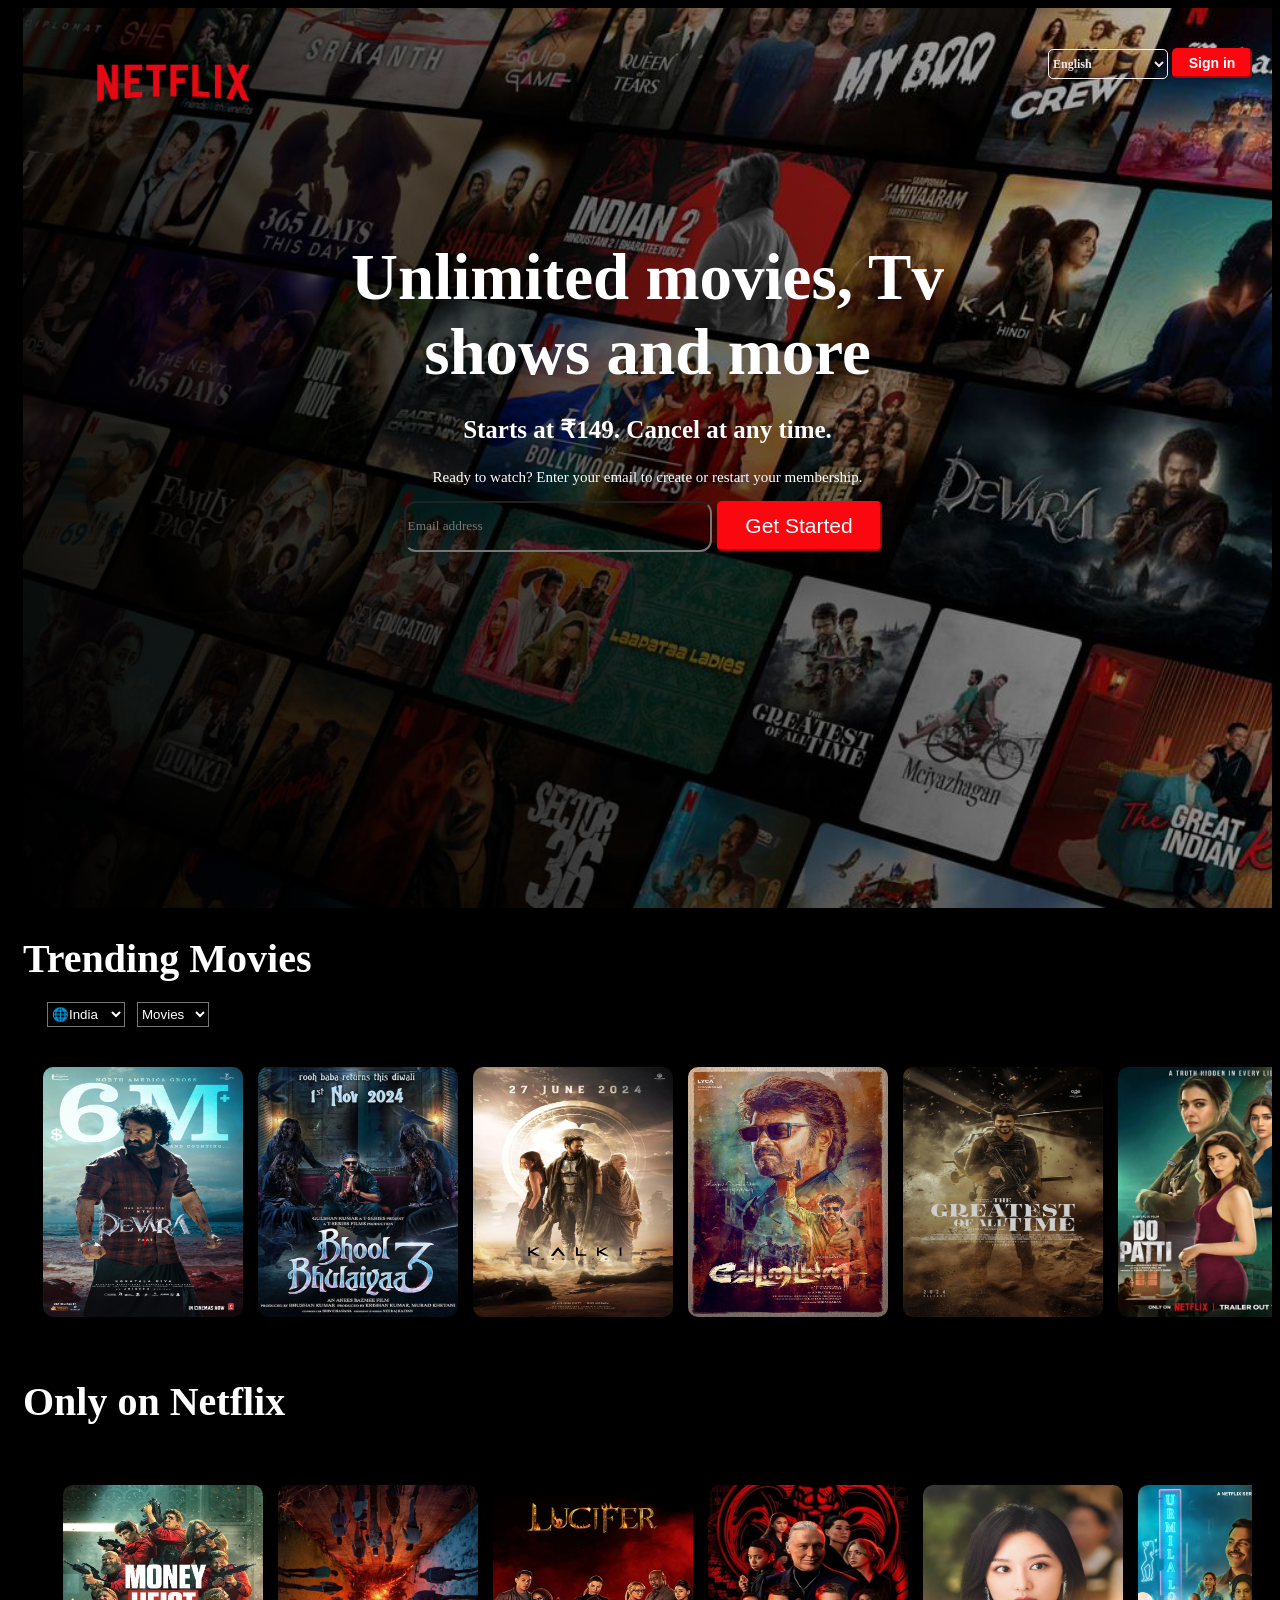
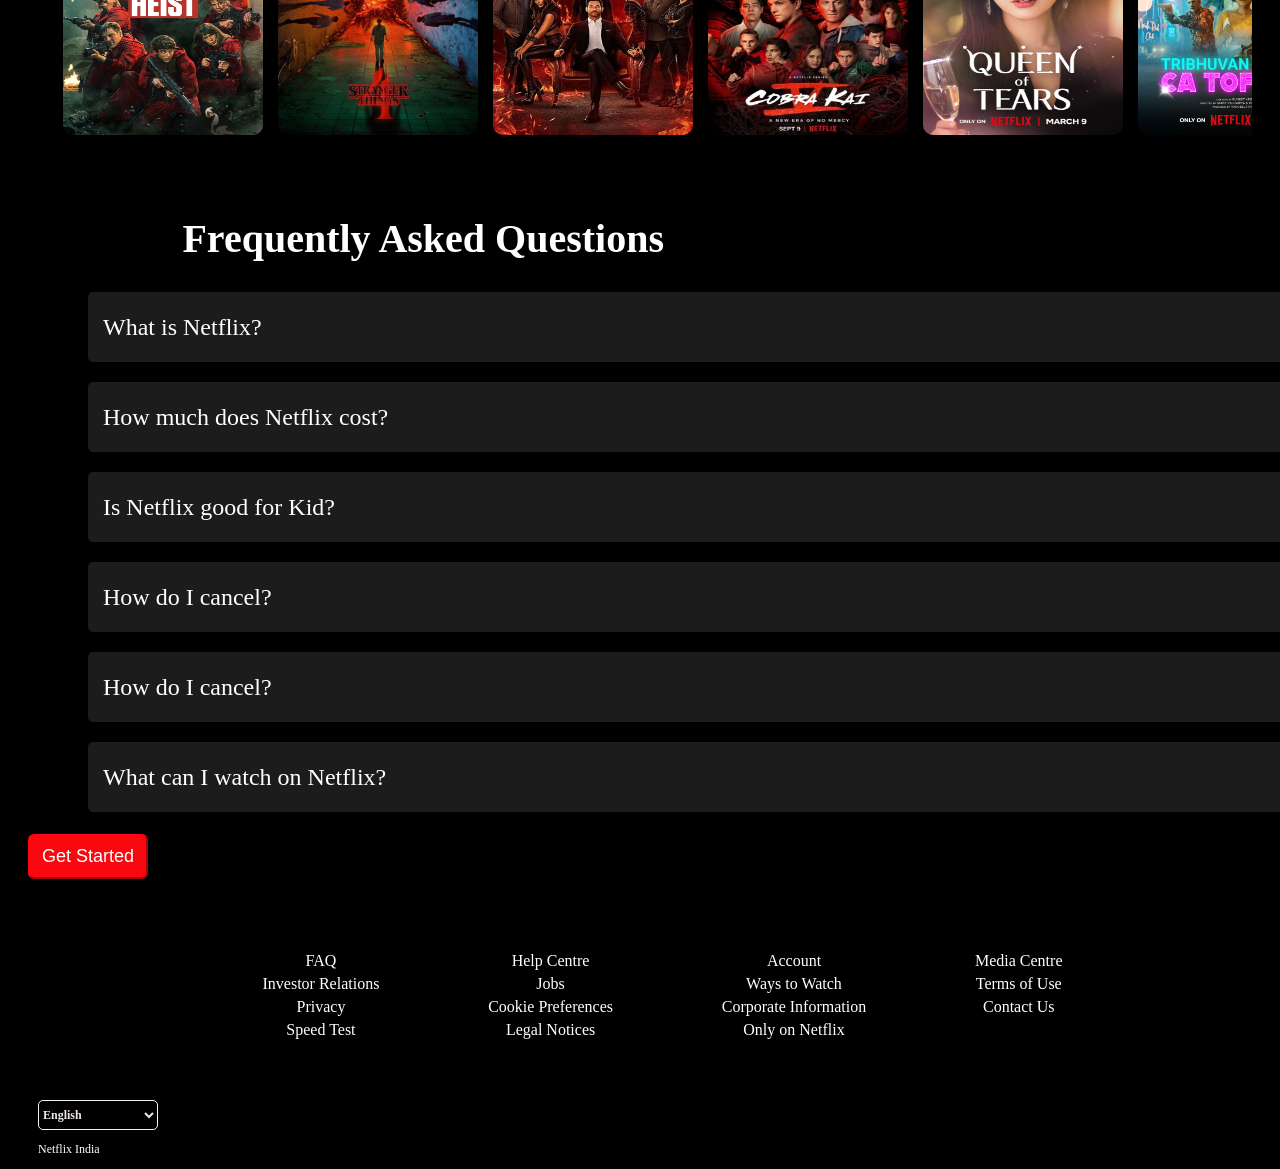
<file: index.html.html>
<!DOCTYPE html>
<html lang="en">
<head>
    <meta charset="UTF-8">
    <meta name="viewport" content="width=device-width, initial-scale=1.0">
    <title>Netflix India - Watch TV Shows Online, Watch Movies Online</title>
    <link rel="stylesheet" href="index.css.css">
</head>
<body>
    <div class = "col-12">
        <div class = "container">
            <div  class = "row">
                <div class="bg-container">
                    <nav class="navbar ">
                        <div class = "nav-bar"> 
                        <a class="navbar-brand"><img src = "./images/Netflix logo.png" class = "logo"/></a>
                        <form class="form-inline">
                            <select id="  language" class = "language">
                                <i class="bi bi-translate">
                                <option value="English"> English</option>
                                <option value="Telugu">Telugu</option>
                                <option value="Hindi"> Hindi</option>
                             </i>
                             </select>                                
                            <button  class = "sign-button">Sign in</button>
                        </form>
                    </div>    
                    <div class = "home-center-content">
                        <h1 class = "home-page-title">Unlimited movies, Tv<br>shows and more</h1>
                          <p class =  "home-page-paragraph">Starts at ₹149. Cancel at any time.</p>
                           <p class = "home-page-description">Ready to watch? Enter your email to create or restart your membership.</p>      
                           <div class = "email-container"> 
                           <div class="form-group">                                   
                               <input type="Email" id="inputEmailaddress" placeholder="Email address" class = "email" >                           
                           </div>         
                           <button class = "getstarted-button"> Get Started</button>   
                       </div>                                            
                    </div>
               </nav>
           </div>
       </div>
</div>
</div>
    <div class = container>
        <div class = "row">
            <div class = "col-12">
                <div class = "second-page-container">
                    <h1 class = "second-page-title">Trending Movies</h1>
                    <div class = "option-section">
                    <select id="world">
                        <option value="India"> 🌐India</option>
                        <option value="Globel">🌐Globel</option>                       
                     </select>       
                     <select id="online">
                        <option value="English">Movies</option>
                        <option value="Telugu">Tv show</option>                      
                     </select>      
                     </div>      
                     <div>
                        <div class="carousel">
                            <div class="carousel-item">
                              <img src="./images/movie 1.jpg" alt="Queen of Tears" class = "images">  
                            </div>
                            <div class="carousel-item">
                              <img src="./images/Bhool bhulaiyaa n.jpg" alt="Tribhuvan Mishra CA Topper" class = "images">                           
                            </div>
                            <div class="carousel-item">
                              <img src="./images/Kalki.webp" alt="Heeramandi" class = "images">          
                            </div>
                            <div class="carousel-item">
                              <img src="./images/vettaiyan.jpg" alt="Arcane" class = "images">         
                            </div>
                            <div class="carousel-item">
                              <img src="./images/The Goat.jpg" alt="Squid Game" class = "images">       
                            </div>
                            <div class="carousel-item">
                              <img src="./images/Do Patti.webp" alt="All of Us Are Dead" class = "images">   
                          </div>
                        </div>
                     </div>
                </div>
                <div class = "content">
                    <div class = "section-b">
                        <h1 class = "section-heading">Only on Netflix</h1>
                        <div class="carousel-container">
                            <div class="carousel">
                              <div class="carousel-item">
                                <img src="./images/1.Money Heist.jpg" alt="Queen of Tears" class = "images">
                              </div>
                               <div class="carousel-item">
                                <img src="./images/2.Strangerthing.jpg" alt="Tribhuvan Mishra CA Topper" class = "images">
                              </div>
                               <div class="carousel-item">
                                <img src="./images/3.lucifer.jpg" alt="Heeramandi" class = "images">
                              </div>
                              <div class="carousel-item">
                                <img src="./images/4.covra kai.jpg" alt="Arcane" class = "images">
                              </div>
                              <div class="carousel-item">
                                <img src="./images/5.Queen of Tear.jpg" alt="Squid Game" class = "images">
                              </div>
                              <div class="carousel-item">
                                <img src="./images/6.Tribhuvan Mishra CA Toppe.jpg" alt="All of Us Are Dead" class = "images">
                            </div>
                          </div>
                        </div>
                     </div>
                    </div>
                </div>
                <div class = "container">
                    <div class = "row">
                        <div class = "col-12">
                            <div class="faq-container">
                                <h1 class = "Frequently-heading" >Frequently Asked Questions</h1>
                                  <div class="faq-item">
                                    <div class="question">What is Netflix?</div>
                                      <span class="plus">+</span>
                                        </div>
                                          <div class="faq-item">
                                           <div class="question">How much does Netflix cost?</div>
                                            <span class="plus">+</span>
                                            </div>
                                            <div class="faq-item">
                                            <div class="question">Is Netflix good for Kid?</div>
                                            <span class="plus">+</span>
                                           </div>
                                         <div class="faq-item">
                                       <div class="question">How do I cancel?</div>
                                     <span class="plus">+</span>
                                    </div>
                                   <div class="faq-item">
                                <div class="question">How do I cancel?</div>
                             <span class="plus">+</span>
                             </div>
                          <div class="faq-item">
                          <div class="question">What can I watch on Netflix?</div>
                        <span class="plus">+</span>
                    </div>
                    </div>
                    </div>
                </div>
  </div>

<div class = "footer-main-container">
        <button class = "getstarted-buttons">Get Started</button>
      </div>

    <footer class="footer">
        <div class="footer-container">
          <div class="footer-links">
            <ul>
              <li><a href="#">FAQ</a></li>
              <li><a href="#">Investor Relations</a></li>
              <li><a href="#">Privacy</a></li>
              <li><a href="#">Speed Test</a></li>
            </ul>
            <ul>
              <li><a href="#">Help Centre</a></li>
              <li><a href="#">Jobs</a></li>
              <li><a href="#">Cookie Preferences</a></li>
              <li><a href="#">Legal Notices</a></li>
            </ul>
            <ul>
              <li><a href="#">Account</a></li>
              <li><a href="#">Ways to Watch</a></li>
              <li><a href="#">Corporate Information</a></li>
              <li><a href="#">Only on Netflix</a></li>
            </ul>
            <ul>
              <li><a href="#">Media Centre</a></li>
              <li><a href="#">Terms of Use</a></li>
              <li><a href="#">Contact Us</a></li>
            </ul>
          </div>
        </div>
      </footer>
      <div class = "container">
        <select id="  language" class = "language">
            <i class="bi bi-translate">
            <option value="English"> English</option>
            <option value="Telugu">Telugu</option>
            <option value="Hindi"> Hindi</option>
        </i>
         </select>
          <p class = "footer-paragraph">Netflix India</p>
      </div>
</body>
</html>
</file>
<file: index.css.css>
body, html {
    background: #000;
    max-width: 100%;
}
.logo{
    height:150px;
    width:300px;
    margin-bottom: 24px;
    
}
.home-center-content{
    text-align: center;
    margin-top: 35px;

}

.main-nav{
    display: flex;
    flex-direction: row;
    margin-top: 24px;
    justify-content: right;
    margin-left: 24px;
    margin-right: 24px;
}

.nav-bar{
    display: flex;
    flex-direction: row;
    justify-content: space-between;
}
.form-inline{
    padding-top: 40px;
    margin-right:20px;
}
.sign-button{
    background-color:#fa0710;
    height:30px;
    width: 80px;
    color:white;
    border-radius: 5px;
    border-color: #fa0710;
    font-weight: bold;
    font-size:14px;
}
.language{
    background-color: transparent;
    border-color:rgb(247, 240, 240);
    color:rgb(239, 231, 231);
    font-family: "Roboto";
    height:30px;
    width: 120px;
    font-size: 12px;
    font-weight: 600;
    border-radius: 5px;
}
.bg-container{
    background-image: linear-gradient(65deg, black, transparent), url("./images/Home.background.jpeg");
  
    background-size: cover;
    height: 100vh;
    
}
.home-page-title{
    color:white;
    font-family: "Roboto";
    font-size: 65px;
    font-weight: bold;
}
.home-page-paragraph{
    color:white;
    font-family: "Roboto";
    font-size: 25px;
    font-weight: bold;
}
.home-page-description{
    color:white;
    font-family: "Roboto";
    font-size: 15px;
   
}

.email-container{
    display: flex;
    flex-direction: row;
    margin-right: 10px;
    justify-content: center;
}
.getstarted-button{
    background-color:#fa0710;
    height:50px;
    width: 165px;
    color:white;
    border-radius: 5px;
    border-color: #fa0710;
    margin-bottom: 12px;
    font-size:21px;
    margin-left: 5px;
}
.placeholder{
    color: white;
    font-family: "Roboto";
    font-size: 12px;
}
.email{
    background-color:transparent;
    height:45px;
    width: 300px;
    color:rgb(243, 237, 237);
    border-radius: 12px;
}
#inputEmailaddress{
    color: white;
    font-family: "Roboto";
    font-size:12p;
}
.second-page-title{
    color: white;
    text-align: left;
    margin-right: 1px;
    
}
.option-section{
    display: flex;
    flex-direction: row;
    margin-left: 12px;
}
.option-section{
    background-color: black;
    height: 45px;
    width:125px;
    color:white;
    justify-content: space-between;
}
.second-page-sb-heading{
    color:white;
    font-family: "Roboto";
    font-size: 24px;
    font-weight: bold;
    margin-left: 12px;
    padding-top: 12px;
    padding-left: 15px;
}
#world{
    background-color: black;
    height: 25px;
    width:120px;
    color:white;
    margin-left: 12px;
}

#online{
    background-color: black;
    height: 25px;
    width:120px;
    color:white;
    margin-left: 12px;
}


.movies-container {
    max-width: 1200px;
    margin: 0 auto;
    text-align: center;
}

h1 {
    margin-bottom: 20px;
    font-size: 2.5rem;
    color: #444;
}

.movies-grid {
    display: grid;
    grid-template-columns: repeat(auto-fit, minmax(200px, 1fr));
    gap: 20px;
    border-radius: 5px;
    margin-left: 20px;
    margin-right: 20px;
}

.movie-card {
   
    border-radius: 8px;
    box-shadow: 0 4px 6px rgba(0, 0, 0, 0.1);
    overflow: hidden;
    transition: transform 0.3s ease, box-shadow 0.3s ease;
}

.movie-card:hover {
    transform: translateY(-10px);
    box-shadow: 0 8px 12px rgba(0, 0, 0, 0.2);
}

.movie-card img {
    width: 100%;
    height: 300px;
    object-fit: cover;
}

.movie-card h2 {
    padding: 15px;
    font-size: 1.2rem;
    color: #222;
}
.carousel-container {
    padding: 20px;
    text-align: center;
  }
  
  .carousel h1 {
    margin-bottom: 20px;
  }
  
  .carousel {
    display: flex;
    overflow-x: auto;
    scroll-behavior: smooth;
    gap: 15px;
    padding: 20px;
  }
  
  .carousel-item {
    min-width: 200px;
    flex-shrink: 0;
    text-align: center;
  }
  
  .carousel-item img {
    width: 100%;
    border-radius: 10px;
    box-shadow: 0 4px 8px rgba(0, 0, 0, 0.5);
    margin-bottom: 10px;
  }
  
  .carousel-item p {
    font-size: 14px;
    margin: 0;
  }
  
  /* Optional: Add hover effect */
  .carousel-item img:hover {
    transform: scale(1.05);
    transition: transform 0.3s ease-in-out;
  }
  .images{
    height:250px;
    width: 50px;
  }


  .faq-container {
    width: 90%;
    max-width: 600px;
    text-align: center;
    display: flex;
    flex-direction: column;
    justify-content: center;
    margin-left: 50px;
  }
  .section-heading{
    color: white;
    text-align: left;
    margin-right: 1px;
  }
  .Frequently-heading{
    color: white;
    text-align: right;
    margin-right: 24px;
  }
  
  .faq-item {
    background-color: #1c1c1c;
    margin: 10px 0;
    border-radius: 5px;
    padding: 15px;
    cursor: pointer;
    display: flex;
    justify-content: space-between;
    align-items: center;
    height:40px;
    width:1200px;
  }
  
  .question {
    font-size: 1.2em;
    color: #ffffff;
    font-family: "Roboto";
    font-size: 24px;
  }
  
  .plus {
    font-size: 1.5em;
    color: #bbb;
    justify-items: right;
  }

  .footer {
    width: 100%;
    background-color: #000;
    padding: 20px 15px;
    text-align: center;
  }
  
  .footer-container {
    max-width: 800px;
    margin: 0 auto;
  }
  
  .footer a {
    color: #fff;
    text-decoration: none;
  }
  
  .footer-links {
    display: flex;
    justify-content: space-between;
    margin: 20px 0;
    flex-wrap: wrap;
  }
  
  .footer-links ul {
    list-style: none;
    padding: 0;
  }
  
  .footer-links li {
    margin: 5px 0;
  }
  
  .footer-lang {
    margin: 20px 0;
  }
  
  .lang-button {
    background-color: transparent;
    border: 1px solid #fff;
    color: #fff;
    padding: 10px 15px;
    border-radius: 5px;
    cursor: pointer;
  }
  
  .lang-button:hover {
    background-color: #333;
  }
  .footer-main-container{
    display: flex;
    justify-self: center;
    flex-direction: column;
    margin-top: 12px;
  }
  .getstarted-buttons{
    background-color:#fa0710;
    height:45px;
    width: 120px;
    color:white;
    border-radius: 5px;
    border-color: #fa0710;
    margin-bottom: 12px;
    font-size:18px;
    margin-left: 5px;
    border-radius: 6px;
  
  }
  .getstarted-paragraph{
    color:white;
    font-family: "Roboto";
    font-size: 18px;
  }
  .footer-paragraph{
    color: white;
    font-family: "Roboto";
    font-size: 12px;
  }

  .container{
    margin-left: 15px;
  }
</file>
